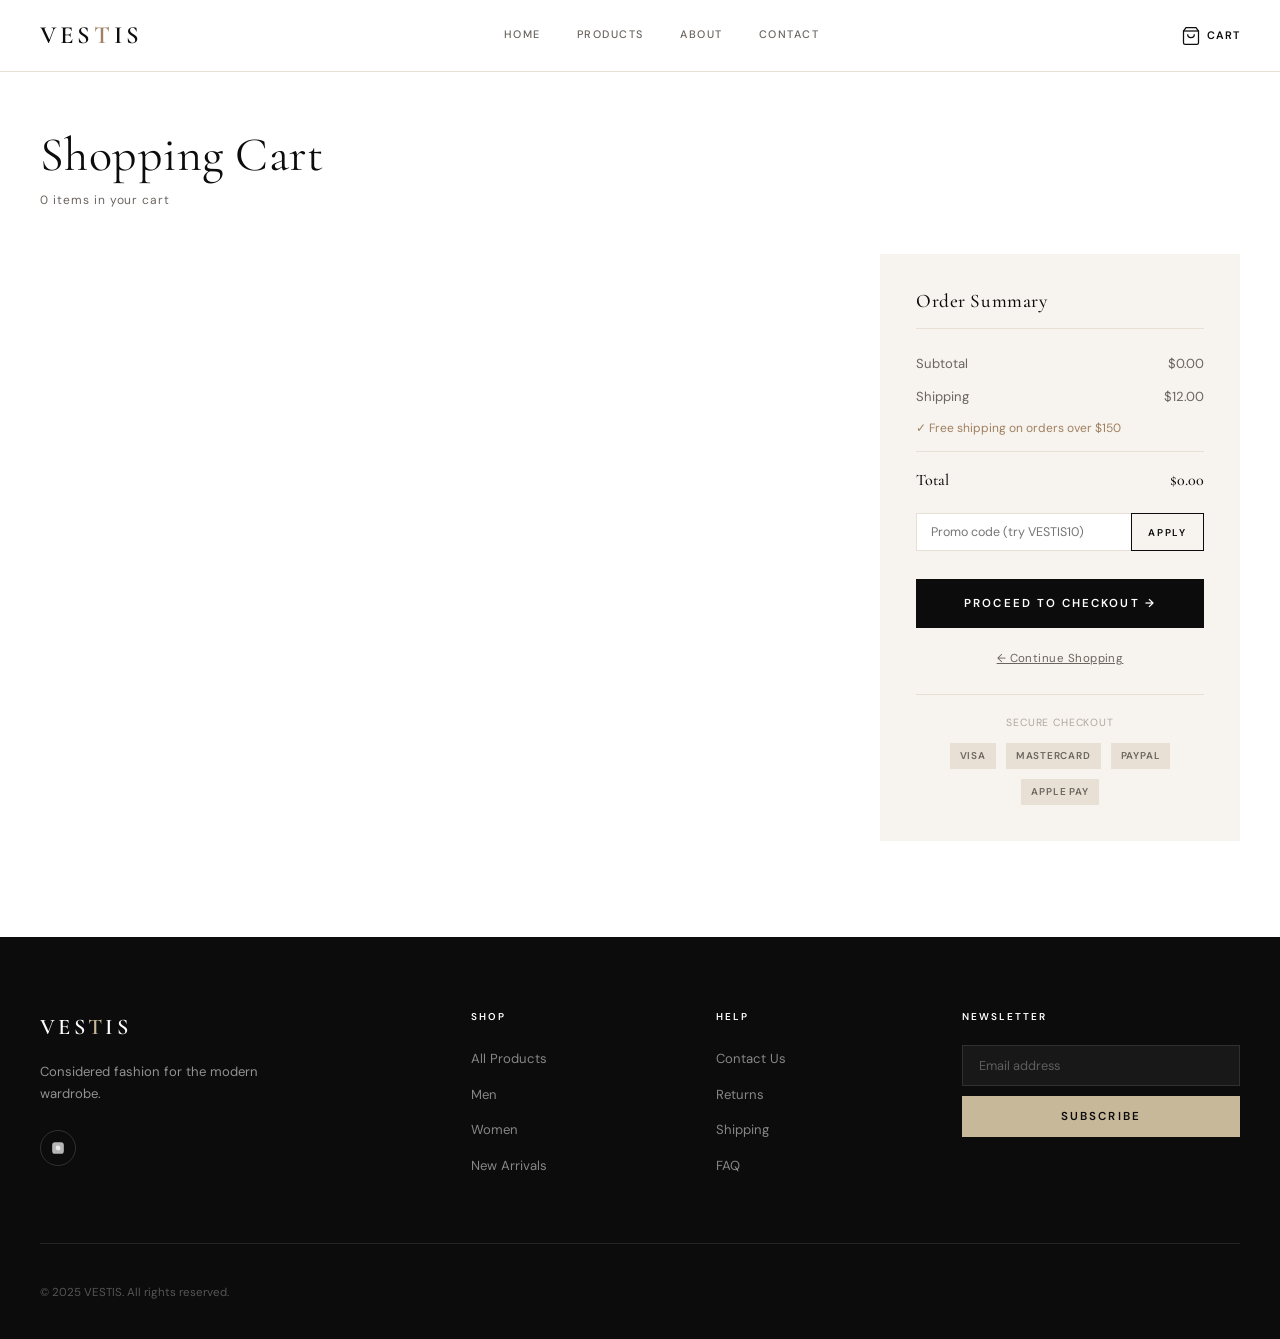
<file: cart.html>
<!DOCTYPE html>
<html lang="en">
<head>
  <meta charset="UTF-8">
  <meta name="viewport" content="width=device-width, initial-scale=1.0">
  <title>Cart — VESTIS</title>
  <meta name="description" content="Review your shopping cart at VESTIS.">
  <link rel="stylesheet" href="style.css">
</head>
<body data-page="cart">

  <!-- ══ NAVBAR ════════════════════════════════════════════ -->
  <header class="navbar" role="banner">
    <div class="nav-inner">
      <a href="index.html" class="nav-logo">VES<span>T</span>IS</a>
      <nav class="nav-links" aria-label="Primary navigation">
        <a href="index.html"    class="nav-link">Home</a>
        <a href="products.html" class="nav-link">Products</a>
        <a href="about.html"    class="nav-link">About</a>
        <a href="contact.html"  class="nav-link">Contact</a>
      </nav>
      <div class="nav-actions">
        <a href="cart.html" class="nav-cart" aria-label="Shopping cart">
          <svg class="cart-icon" viewBox="0 0 24 24" xmlns="http://www.w3.org/2000/svg">
            <path d="M6 2L3 6v14a2 2 0 002 2h14a2 2 0 002-2V6l-3-4z"/>
            <line x1="3" y1="6" x2="21" y2="6"/>
            <path d="M16 10a4 4 0 01-8 0"/>
          </svg>
          <span>Cart</span>
          <span class="cart-badge" style="display:none">0</span>
        </a>
        <button class="menu-toggle" id="menuToggle" aria-label="Toggle menu" aria-expanded="false">
          <span></span><span></span><span></span>
        </button>
      </div>
    </div>
    <nav class="mobile-nav" id="mobileNav" aria-label="Mobile navigation">
      <a href="index.html"    class="nav-link">Home</a>
      <a href="products.html" class="nav-link">Products</a>
      <a href="about.html"    class="nav-link">About</a>
      <a href="contact.html"  class="nav-link">Contact</a>
      <a href="cart.html"     class="nav-link">Cart</a>
    </nav>
  </header>

  <main>
    <div class="cart-page">
      <div class="container">

        <h1 class="fade-in">Shopping Cart</h1>
        <p class="cart-count-label" id="cartCountLabel">0 items in your cart</p>

        <div class="cart-layout">
          <!-- Cart Items Column -->
          <div id="cartContainer">
            <!-- Populated by JavaScript -->
          </div>

          <!-- Order Summary -->
          <aside class="order-summary" aria-label="Order summary">
            <h2 class="summary-title">Order Summary</h2>

            <div class="summary-line">
              <span>Subtotal</span>
              <span id="summarySubtotal">$0.00</span>
            </div>
            <div class="summary-line">
              <span>Shipping</span>
              <span id="summaryShipping">$12.00</span>
            </div>
            <div class="summary-line" style="color:var(--gold);font-size:0.75rem;">
              <span>✓ Free shipping on orders over $150</span>
            </div>
            <div class="summary-line total">
              <span>Total</span>
              <span id="summaryTotal">$0.00</span>
            </div>

            <!-- Promo Code -->
            <div class="promo-row">
              <input type="text" id="promoInput" placeholder="Promo code (try VESTIS10)" aria-label="Promo code">
              <button class="btn btn-outline" id="promoBtn" style="padding:10px 16px;font-size:0.62rem">Apply</button>
            </div>

            <button class="btn btn-primary checkout-btn" id="checkoutBtn">
              Proceed to Checkout →
            </button>

            <div style="margin-top:16px;text-align:center">
              <a href="products.html" style="font-size:0.72rem;color:var(--mid);text-decoration:underline;letter-spacing:0.04em">
                ← Continue Shopping
              </a>
            </div>

            <!-- Trust badges -->
            <div style="margin-top:24px;padding-top:20px;border-top:1px solid var(--beige)">
              <p style="font-size:0.65rem;color:var(--light);text-align:center;letter-spacing:0.08em;text-transform:uppercase;margin-bottom:12px">Secure Checkout</p>
              <div style="display:flex;justify-content:center;gap:10px;flex-wrap:wrap">
                <span style="background:var(--beige);padding:5px 10px;font-size:0.62rem;font-weight:600;letter-spacing:0.08em;color:var(--mid)">VISA</span>
                <span style="background:var(--beige);padding:5px 10px;font-size:0.62rem;font-weight:600;letter-spacing:0.08em;color:var(--mid)">MASTERCARD</span>
                <span style="background:var(--beige);padding:5px 10px;font-size:0.62rem;font-weight:600;letter-spacing:0.08em;color:var(--mid)">PAYPAL</span>
                <span style="background:var(--beige);padding:5px 10px;font-size:0.62rem;font-weight:600;letter-spacing:0.08em;color:var(--mid)">APPLE PAY</span>
              </div>
            </div>
          </aside>
        </div><!-- /.cart-layout -->

      </div>
    </div>
  </main>

  <!-- ══ FOOTER ════════════════════════════════════════════ -->
  <footer class="footer" role="contentinfo">
    <div class="container">
      <div class="footer-grid">
        <div class="footer-brand">
          <span class="footer-logo">VES<span>T</span>IS</span>
          <p>Considered fashion for the modern wardrobe.</p>
          <div class="footer-social">
            <a href="#" class="social-link" aria-label="Instagram">
              <svg viewBox="0 0 24 24"><rect x="2" y="2" width="20" height="20" rx="5" ry="5"/><path d="M16 11.37A4 4 0 1112.63 8 4 4 0 0116 11.37z"/><line x1="17.5" y1="6.5" x2="17.51" y2="6.5"/></svg>
            </a>
          </div>
        </div>
        <div>
          <p class="footer-heading">Shop</p>
          <ul class="footer-links">
            <li><a href="products.html">All Products</a></li>
            <li><a href="products.html?filter=men">Men</a></li>
            <li><a href="products.html?filter=women">Women</a></li>
            <li><a href="products.html?filter=new">New Arrivals</a></li>
          </ul>
        </div>
        <div>
          <p class="footer-heading">Help</p>
          <ul class="footer-links">
            <li><a href="contact.html">Contact Us</a></li>
            <li><a href="#">Returns</a></li>
            <li><a href="#">Shipping</a></li>
            <li><a href="#">FAQ</a></li>
          </ul>
        </div>
        <div>
          <p class="footer-heading">Newsletter</p>
          <form class="footer-newsletter" id="footerNewsletter">
            <input type="email" placeholder="Email address" aria-label="Email for newsletter">
            <button type="submit" class="btn">Subscribe</button>
          </form>
        </div>
      </div>
      <div class="footer-bottom">
        <p>© 2025 VESTIS. All rights reserved.</p>
      </div>
    </div>
  </footer>

  <script src="script.js"></script>
</body>
</html>
</file>
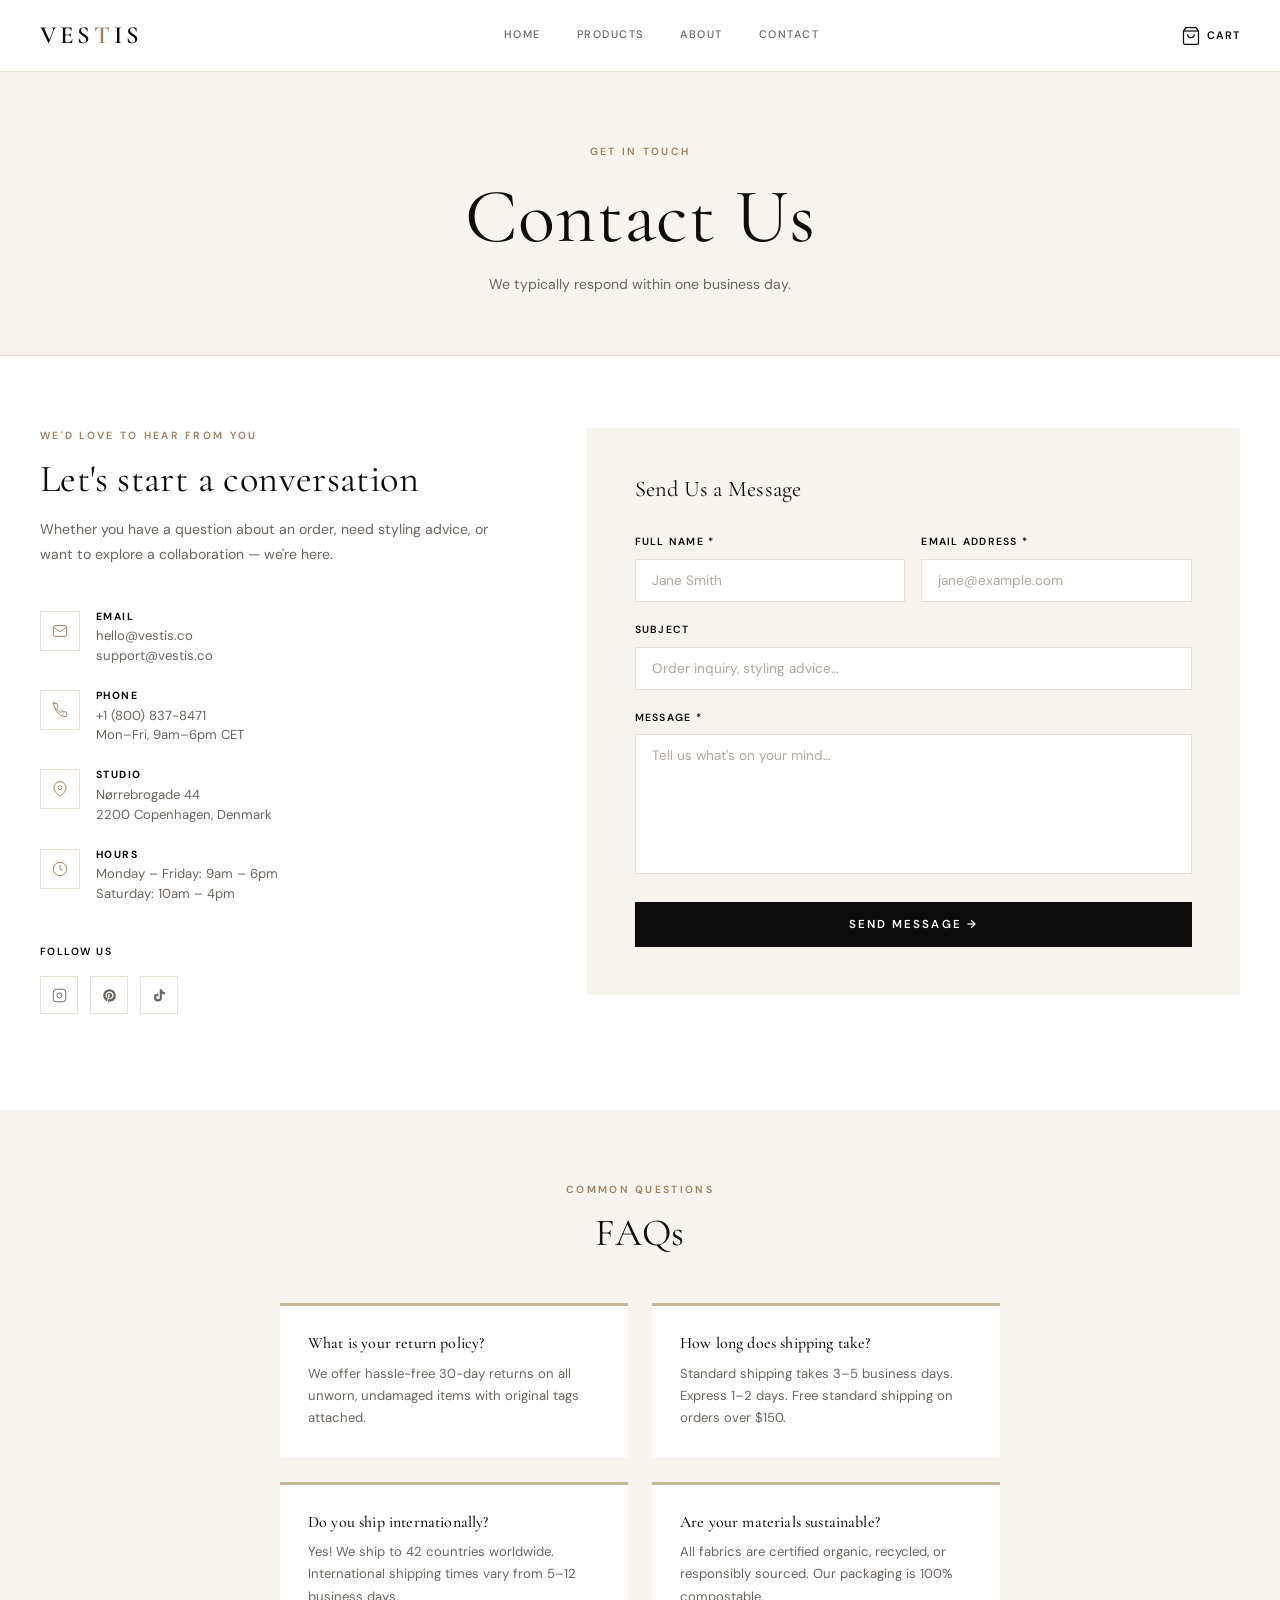
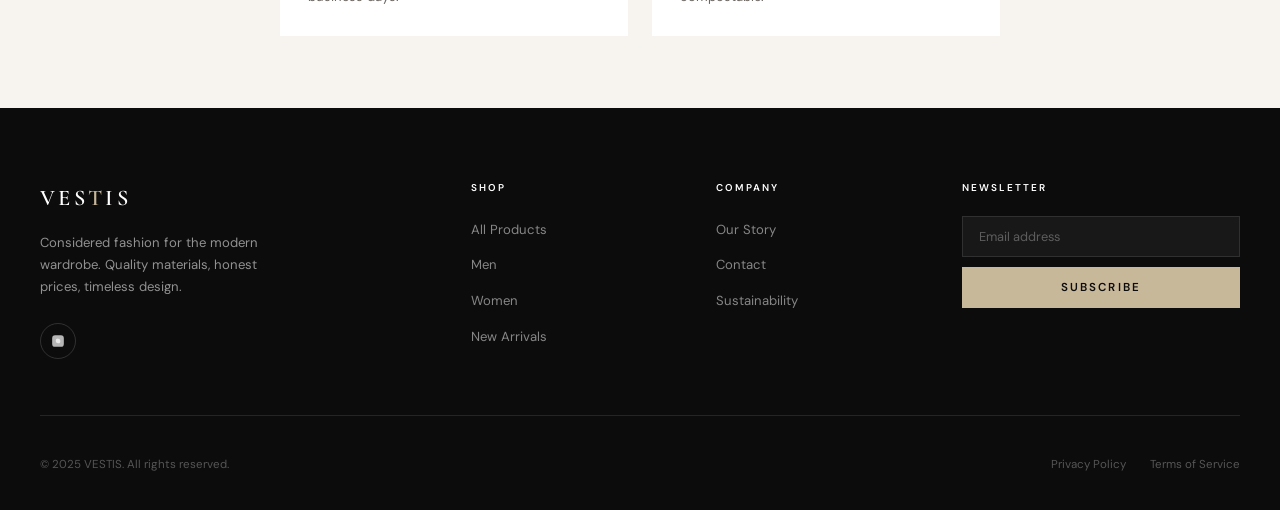
<file: contact.html>
<!DOCTYPE html>
<html lang="en">
<head>
  <meta charset="UTF-8">
  <meta name="viewport" content="width=device-width, initial-scale=1.0">
  <title>Contact — VESTIS</title>
  <meta name="description" content="Get in touch with the VESTIS team. We're here to help.">
  <link rel="stylesheet" href="style.css">
</head>
<body data-page="contact">

  <!-- ══ NAVBAR ════════════════════════════════════════════ -->
  <header class="navbar" role="banner">
    <div class="nav-inner">
      <a href="index.html" class="nav-logo">VES<span>T</span>IS</a>
      <nav class="nav-links" aria-label="Primary navigation">
        <a href="index.html"    class="nav-link">Home</a>
        <a href="products.html" class="nav-link">Products</a>
        <a href="about.html"    class="nav-link">About</a>
        <a href="contact.html"  class="nav-link">Contact</a>
      </nav>
      <div class="nav-actions">
        <a href="cart.html" class="nav-cart" aria-label="Shopping cart">
          <svg class="cart-icon" viewBox="0 0 24 24" xmlns="http://www.w3.org/2000/svg">
            <path d="M6 2L3 6v14a2 2 0 002 2h14a2 2 0 002-2V6l-3-4z"/>
            <line x1="3" y1="6" x2="21" y2="6"/>
            <path d="M16 10a4 4 0 01-8 0"/>
          </svg>
          <span>Cart</span>
          <span class="cart-badge" style="display:none">0</span>
        </a>
        <button class="menu-toggle" id="menuToggle" aria-label="Toggle menu" aria-expanded="false">
          <span></span><span></span><span></span>
        </button>
      </div>
    </div>
    <nav class="mobile-nav" id="mobileNav" aria-label="Mobile navigation">
      <a href="index.html"    class="nav-link">Home</a>
      <a href="products.html" class="nav-link">Products</a>
      <a href="about.html"    class="nav-link">About</a>
      <a href="contact.html"  class="nav-link">Contact</a>
      <a href="cart.html"     class="nav-link">Cart</a>
    </nav>
  </header>

  <main>

    <!-- Page Banner -->
    <div class="page-banner">
      <div class="container">
        <span class="section-label" style="display:flex;justify-content:center">Get in Touch</span>
        <h1>Contact Us</h1>
        <p>We typically respond within one business day.</p>
      </div>
    </div>

    <!-- Contact Page Body -->
    <div class="contact-page">
      <div class="container">
        <div class="contact-grid">

          <!-- Contact Information -->
          <div class="contact-info fade-in">
            <span class="section-label">We'd love to hear from you</span>
            <h2>Let's start a conversation</h2>
            <p>Whether you have a question about an order, need styling advice, or want to explore a collaboration — we're here.</p>

            <div class="contact-details">
              <div class="contact-detail">
                <div class="detail-icon">
                  <svg viewBox="0 0 24 24" xmlns="http://www.w3.org/2000/svg">
                    <path d="M4 4h16c1.1 0 2 .9 2 2v12c0 1.1-.9 2-2 2H4c-1.1 0-2-.9-2-2V6c0-1.1.9-2 2-2z"/>
                    <polyline points="22,6 12,13 2,6"/>
                  </svg>
                </div>
                <div class="detail-text">
                  <h4>Email</h4>
                  <p>hello@vestis.co<br>support@vestis.co</p>
                </div>
              </div>

              <div class="contact-detail">
                <div class="detail-icon">
                  <svg viewBox="0 0 24 24" xmlns="http://www.w3.org/2000/svg">
                    <path d="M22 16.92v3a2 2 0 01-2.18 2 19.79 19.79 0 01-8.63-3.07A19.5 19.5 0 013.86 6.81a19.79 19.79 0 01-3.07-8.67A2 2 0 012.81 2h3a2 2 0 012 1.72 12.84 12.84 0 00.7 2.81 2 2 0 01-.45 2.11L6.91 9.91a16 16 0 006 6l1.27-1.27a2 2 0 012.11-.45 12.84 12.84 0 002.81.7A2 2 0 0122 16.92z"/>
                  </svg>
                </div>
                <div class="detail-text">
                  <h4>Phone</h4>
                  <p>+1 (800) 837-8471<br>Mon–Fri, 9am–6pm CET</p>
                </div>
              </div>

              <div class="contact-detail">
                <div class="detail-icon">
                  <svg viewBox="0 0 24 24" xmlns="http://www.w3.org/2000/svg">
                    <path d="M21 10c0 7-9 13-9 13s-9-6-9-13a9 9 0 0118 0z"/>
                    <circle cx="12" cy="10" r="3"/>
                  </svg>
                </div>
                <div class="detail-text">
                  <h4>Studio</h4>
                  <p>Nørrebrogade 44<br>2200 Copenhagen, Denmark</p>
                </div>
              </div>

              <div class="contact-detail">
                <div class="detail-icon">
                  <svg viewBox="0 0 24 24" xmlns="http://www.w3.org/2000/svg">
                    <circle cx="12" cy="12" r="10"/>
                    <polyline points="12 6 12 12 16 14"/>
                  </svg>
                </div>
                <div class="detail-text">
                  <h4>Hours</h4>
                  <p>Monday – Friday: 9am – 6pm<br>Saturday: 10am – 4pm</p>
                </div>
              </div>
            </div>

            <!-- Social links -->
            <div style="margin-top:40px">
              <p style="font-size:0.65rem;font-weight:600;letter-spacing:0.14em;text-transform:uppercase;color:var(--black);margin-bottom:16px">Follow Us</p>
              <div style="display:flex;gap:12px">
                <a href="#" style="width:38px;height:38px;border:1.5px solid var(--beige);display:flex;align-items:center;justify-content:center;transition:all 0.3s;color:var(--mid)" aria-label="Instagram">
                  <svg viewBox="0 0 24 24" width="15" height="15" fill="none" stroke="currentColor" stroke-width="1.5"><rect x="2" y="2" width="20" height="20" rx="5" ry="5"/><path d="M16 11.37A4 4 0 1112.63 8 4 4 0 0116 11.37z"/></svg>
                </a>
                <a href="#" style="width:38px;height:38px;border:1.5px solid var(--beige);display:flex;align-items:center;justify-content:center;transition:all 0.3s;color:var(--mid)" aria-label="Pinterest">
                  <svg viewBox="0 0 24 24" width="15" height="15" fill="currentColor"><path d="M12 2C6.477 2 2 6.477 2 12c0 4.236 2.636 7.855 6.356 9.312-.088-.791-.167-2.005.035-2.868.181-.78 1.172-4.97 1.172-4.97s-.299-.598-.299-1.482c0-1.388.806-2.428 1.808-2.428.852 0 1.265.64 1.265 1.408 0 .858-.546 2.14-.828 3.33-.236.995.499 1.806 1.476 1.806 1.772 0 3.137-1.868 3.137-4.564 0-2.387-1.717-4.055-4.165-4.055-2.837 0-4.5 2.127-4.5 4.326 0 .856.33 1.773.741 2.274a.3.3 0 01.07.286c-.076.315-.245.995-.278 1.134-.044.183-.145.222-.335.134-1.249-.581-2.03-2.407-2.03-3.874 0-3.154 2.292-6.052 6.608-6.052 3.469 0 6.165 2.473 6.165 5.776 0 3.447-2.173 6.22-5.19 6.22-1.013 0-1.966-.527-2.292-1.148l-.623 2.378c-.226.869-.835 1.958-1.244 2.621.937.29 1.931.446 2.962.446 5.523 0 10-4.477 10-10S17.523 2 12 2z"/></svg>
                </a>
                <a href="#" style="width:38px;height:38px;border:1.5px solid var(--beige);display:flex;align-items:center;justify-content:center;transition:all 0.3s;color:var(--mid)" aria-label="TikTok">
                  <svg viewBox="0 0 24 24" width="15" height="15" fill="currentColor"><path d="M19.59 6.69a4.83 4.83 0 01-3.77-4.25V2h-3.45v13.67a2.89 2.89 0 01-2.88 2.5 2.89 2.89 0 01-2.89-2.89 2.89 2.89 0 012.89-2.89c.28 0 .54.04.79.1V9.01a6.27 6.27 0 00-.79-.05 6.34 6.34 0 00-6.34 6.34 6.34 6.34 0 006.34 6.34 6.34 6.34 0 006.33-6.34V8.69a8.19 8.19 0 004.79 1.52V6.74a4.85 4.85 0 01-1.02-.05z"/></svg>
                </a>
              </div>
            </div>
          </div>

          <!-- Contact Form -->
          <div class="contact-form-card fade-in" style="animation-delay:0.15s">
            <h3>Send Us a Message</h3>

            <form id="contactForm" novalidate>
              <div class="form-row">
                <div class="form-group">
                  <label for="contactName">Full Name *</label>
                  <input type="text" id="contactName" name="name" placeholder="Jane Smith" required autocomplete="name">
                  <span class="field-error" aria-live="polite"></span>
                </div>
                <div class="form-group">
                  <label for="contactEmail">Email Address *</label>
                  <input type="email" id="contactEmail" name="email" placeholder="jane@example.com" required autocomplete="email">
                  <span class="field-error" aria-live="polite"></span>
                </div>
              </div>

              <div class="form-group">
                <label for="contactSubject">Subject</label>
                <input type="text" id="contactSubject" name="subject" placeholder="Order inquiry, styling advice…">
              </div>

              <div class="form-group">
                <label for="contactMessage">Message *</label>
                <textarea id="contactMessage" name="message" placeholder="Tell us what's on your mind…" required></textarea>
                <span class="field-error" aria-live="polite"></span>
              </div>

              <button type="submit" class="btn btn-primary form-submit-btn">
                Send Message →
              </button>
            </form>

            <!-- Success State -->
            <div class="form-success-msg" id="formSuccess">
              <div style="width:56px;height:56px;background:var(--cream);border-radius:50%;display:flex;align-items:center;justify-content:center;margin:0 auto 20px">
                <svg viewBox="0 0 24 24" width="24" height="24" fill="none" stroke="var(--gold)" stroke-width="2"><polyline points="20 6 9 17 4 12"/></svg>
              </div>
              <h4>Message Received!</h4>
              <p>Thank you for reaching out. We'll get back to you within one business day.</p>
              <a href="products.html" class="btn btn-outline" style="margin-top:24px;display:inline-flex">
                Continue Shopping
              </a>
            </div>
          </div>

        </div>
      </div>
    </div>

    <!-- FAQs -->
    <section style="padding:72px 0;background:var(--cream)">
      <div class="container">
        <div style="text-align:center;margin-bottom:48px">
          <span class="section-label" style="display:block;text-align:center">Common Questions</span>
          <h2>FAQs</h2>
        </div>

        <div style="max-width:720px;margin:0 auto;display:grid;grid-template-columns:1fr 1fr;gap:24px">
          <div style="background:var(--white);padding:28px;border-top:3px solid var(--tan)">
            <h4 style="font-family:var(--font-display);font-size:1rem;font-weight:500;margin-bottom:10px">What is your return policy?</h4>
            <p style="font-size:0.82rem;color:var(--mid);line-height:1.7">We offer hassle-free 30-day returns on all unworn, undamaged items with original tags attached.</p>
          </div>
          <div style="background:var(--white);padding:28px;border-top:3px solid var(--tan)">
            <h4 style="font-family:var(--font-display);font-size:1rem;font-weight:500;margin-bottom:10px">How long does shipping take?</h4>
            <p style="font-size:0.82rem;color:var(--mid);line-height:1.7">Standard shipping takes 3–5 business days. Express 1–2 days. Free standard shipping on orders over $150.</p>
          </div>
          <div style="background:var(--white);padding:28px;border-top:3px solid var(--tan)">
            <h4 style="font-family:var(--font-display);font-size:1rem;font-weight:500;margin-bottom:10px">Do you ship internationally?</h4>
            <p style="font-size:0.82rem;color:var(--mid);line-height:1.7">Yes! We ship to 42 countries worldwide. International shipping times vary from 5–12 business days.</p>
          </div>
          <div style="background:var(--white);padding:28px;border-top:3px solid var(--tan)">
            <h4 style="font-family:var(--font-display);font-size:1rem;font-weight:500;margin-bottom:10px">Are your materials sustainable?</h4>
            <p style="font-size:0.82rem;color:var(--mid);line-height:1.7">All fabrics are certified organic, recycled, or responsibly sourced. Our packaging is 100% compostable.</p>
          </div>
        </div>
      </div>
    </section>

  </main>

  <!-- ══ FOOTER ════════════════════════════════════════════ -->
  <footer class="footer" role="contentinfo">
    <div class="container">
      <div class="footer-grid">
        <div class="footer-brand">
          <span class="footer-logo">VES<span>T</span>IS</span>
          <p>Considered fashion for the modern wardrobe. Quality materials, honest prices, timeless design.</p>
          <div class="footer-social">
            <a href="#" class="social-link" aria-label="Instagram">
              <svg viewBox="0 0 24 24"><rect x="2" y="2" width="20" height="20" rx="5" ry="5"/><path d="M16 11.37A4 4 0 1112.63 8 4 4 0 0116 11.37z"/><line x1="17.5" y1="6.5" x2="17.51" y2="6.5"/></svg>
            </a>
          </div>
        </div>
        <div>
          <p class="footer-heading">Shop</p>
          <ul class="footer-links">
            <li><a href="products.html">All Products</a></li>
            <li><a href="products.html?filter=men">Men</a></li>
            <li><a href="products.html?filter=women">Women</a></li>
            <li><a href="products.html?filter=new">New Arrivals</a></li>
          </ul>
        </div>
        <div>
          <p class="footer-heading">Company</p>
          <ul class="footer-links">
            <li><a href="about.html">Our Story</a></li>
            <li><a href="contact.html">Contact</a></li>
            <li><a href="#">Sustainability</a></li>
          </ul>
        </div>
        <div>
          <p class="footer-heading">Newsletter</p>
          <form class="footer-newsletter" id="footerNewsletter">
            <input type="email" placeholder="Email address" aria-label="Email for newsletter">
            <button type="submit" class="btn">Subscribe</button>
          </form>
        </div>
      </div>
      <div class="footer-bottom">
        <p>© 2025 VESTIS. All rights reserved.</p>
        <div style="display:flex;gap:24px">
          <a href="#">Privacy Policy</a>
          <a href="#">Terms of Service</a>
        </div>
      </div>
    </div>
  </footer>

  <script src="script.js"></script>
</body>
</html>
</file>
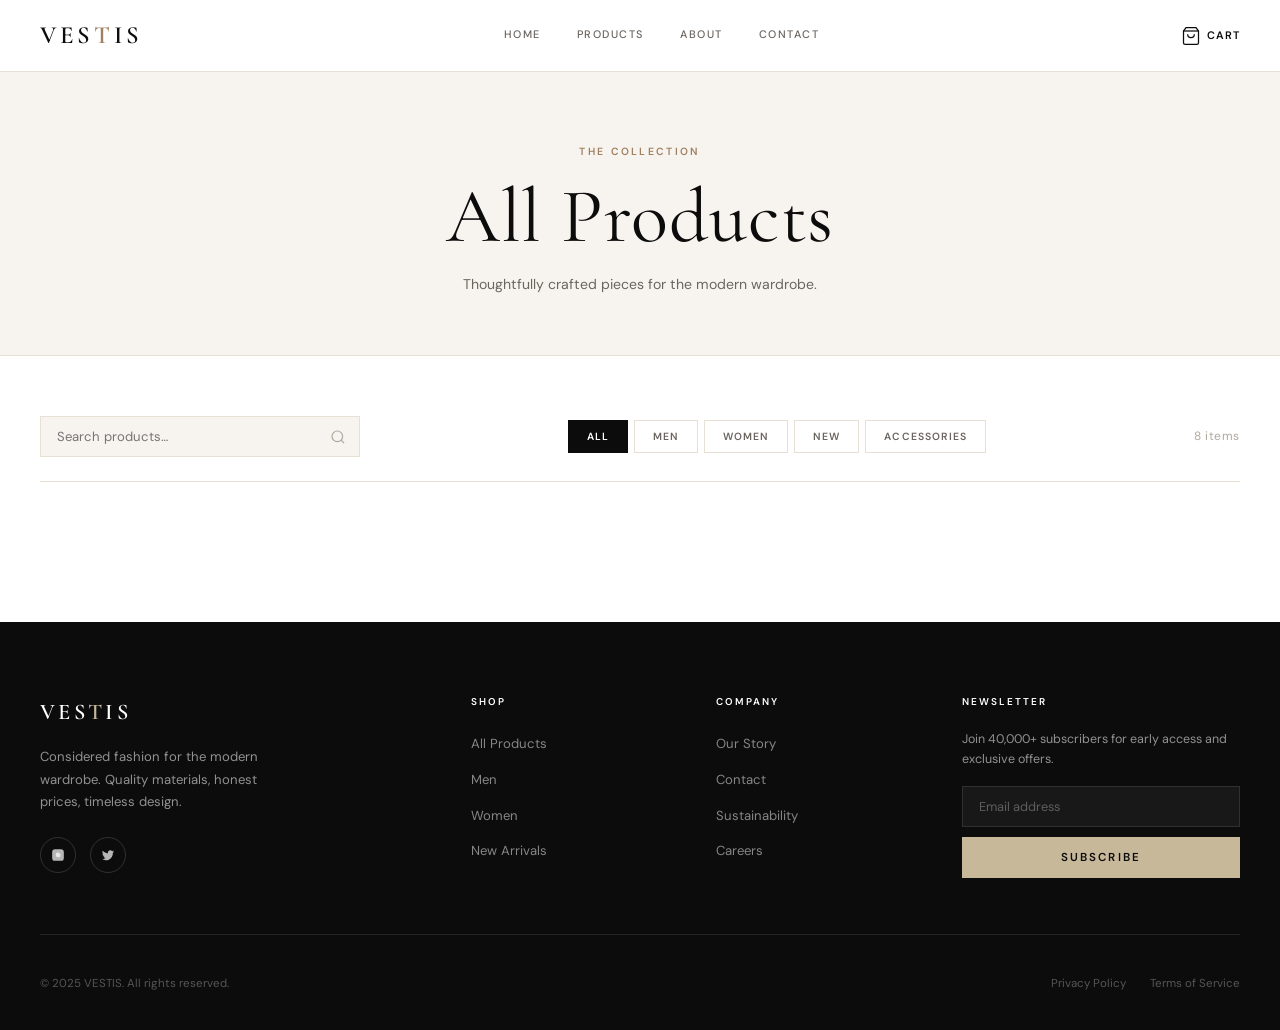
<file: products.html>
<!DOCTYPE html>
<html lang="en">
<head>
  <meta charset="UTF-8">
  <meta name="viewport" content="width=device-width, initial-scale=1.0">
  <title>Products — VESTIS</title>
  <meta name="description" content="Browse the full VESTIS collection. Premium fashion for every occasion.">
  <link rel="stylesheet" href="style.css">
</head>
<body data-page="products">

  <!-- ══ NAVBAR ════════════════════════════════════════════ -->
  <header class="navbar" role="banner">
    <div class="nav-inner">
      <a href="index.html" class="nav-logo">VES<span>T</span>IS</a>
      <nav class="nav-links" aria-label="Primary navigation">
        <a href="index.html"    class="nav-link">Home</a>
        <a href="products.html" class="nav-link">Products</a>
        <a href="about.html"    class="nav-link">About</a>
        <a href="contact.html"  class="nav-link">Contact</a>
      </nav>
      <div class="nav-actions">
        <a href="cart.html" class="nav-cart" aria-label="Shopping cart">
          <svg class="cart-icon" viewBox="0 0 24 24" xmlns="http://www.w3.org/2000/svg">
            <path d="M6 2L3 6v14a2 2 0 002 2h14a2 2 0 002-2V6l-3-4z"/>
            <line x1="3" y1="6" x2="21" y2="6"/>
            <path d="M16 10a4 4 0 01-8 0"/>
          </svg>
          <span>Cart</span>
          <span class="cart-badge" style="display:none">0</span>
        </a>
        <button class="menu-toggle" id="menuToggle" aria-label="Toggle menu" aria-expanded="false">
          <span></span><span></span><span></span>
        </button>
      </div>
    </div>
    <nav class="mobile-nav" id="mobileNav" aria-label="Mobile navigation">
      <a href="index.html"    class="nav-link">Home</a>
      <a href="products.html" class="nav-link">Products</a>
      <a href="about.html"    class="nav-link">About</a>
      <a href="contact.html"  class="nav-link">Contact</a>
      <a href="cart.html"     class="nav-link">Cart</a>
    </nav>
  </header>

  <main>
    <!-- ══ PAGE BANNER ═══════════════════════════════════════ -->
    <div class="page-banner">
      <div class="container">
        <span class="section-label" style="justify-content:center;display:flex">The Collection</span>
        <h1>All Products</h1>
        <p>Thoughtfully crafted pieces for the modern wardrobe.</p>
      </div>
    </div>

    <!-- ══ PRODUCTS LAYOUT ════════════════════════════════════ -->
    <section class="products-layout">
      <div class="container">

        <!-- Toolbar: Search + Filters -->
        <div class="products-toolbar">
          <div class="search-bar">
            <input type="search" id="searchInput" placeholder="Search products…" aria-label="Search products">
            <svg class="search-icon" viewBox="0 0 24 24" xmlns="http://www.w3.org/2000/svg">
              <circle cx="11" cy="11" r="8"/>
              <line x1="21" y1="21" x2="16.65" y2="16.65"/>
            </svg>
          </div>

          <div class="filter-tabs" role="group" aria-label="Product filters">
            <button class="filter-tab active" data-filter="all">All</button>
            <button class="filter-tab" data-filter="men">Men</button>
            <button class="filter-tab" data-filter="women">Women</button>
            <button class="filter-tab" data-filter="new">New</button>
            <button class="filter-tab" data-filter="accessories">Accessories</button>
          </div>

          <p class="results-count" id="resultsCount" aria-live="polite">8 items</p>
        </div>

        <!-- Products Grid -->
        <div class="products-grid" id="productsGrid" role="list" aria-label="Products">
          <!-- Populated by JavaScript -->
        </div>

      </div>
    </section>
  </main>

  <!-- ══ FOOTER ════════════════════════════════════════════ -->
  <footer class="footer" role="contentinfo">
    <div class="container">
      <div class="footer-grid">
        <div class="footer-brand">
          <span class="footer-logo">VES<span>T</span>IS</span>
          <p>Considered fashion for the modern wardrobe. Quality materials, honest prices, timeless design.</p>
          <div class="footer-social">
            <a href="#" class="social-link" aria-label="Instagram">
              <svg viewBox="0 0 24 24"><rect x="2" y="2" width="20" height="20" rx="5" ry="5"/><path d="M16 11.37A4 4 0 1112.63 8 4 4 0 0116 11.37z"/><line x1="17.5" y1="6.5" x2="17.51" y2="6.5"/></svg>
            </a>
            <a href="#" class="social-link" aria-label="Twitter">
              <svg viewBox="0 0 24 24"><path d="M22.46 6c-.77.35-1.6.58-2.46.69.88-.53 1.56-1.37 1.88-2.38-.83.5-1.75.85-2.72 1.05C18.37 4.5 17.26 4 16 4c-2.35 0-4.27 1.92-4.27 4.29 0 .34.04.67.11.98C8.28 9.09 5.11 7.38 3 4.79c-.37.63-.58 1.37-.58 2.15 0 1.49.75 2.81 1.91 3.56-.71 0-1.37-.2-1.95-.5v.03c0 2.08 1.48 3.82 3.44 4.21a4.22 4.22 0 01-1.93.07 4.28 4.28 0 004 2.98 8.521 8.521 0 01-5.33 1.84c-.34 0-.68-.02-1.02-.06C3.44 20.29 5.7 21 8.12 21 16 21 20.33 14.46 20.33 8.79c0-.19 0-.37-.01-.56.84-.6 1.56-1.36 2.14-2.23z"/></svg>
            </a>
          </div>
        </div>
        <div>
          <p class="footer-heading">Shop</p>
          <ul class="footer-links">
            <li><a href="products.html">All Products</a></li>
            <li><a href="products.html?filter=men">Men</a></li>
            <li><a href="products.html?filter=women">Women</a></li>
            <li><a href="products.html?filter=new">New Arrivals</a></li>
          </ul>
        </div>
        <div>
          <p class="footer-heading">Company</p>
          <ul class="footer-links">
            <li><a href="about.html">Our Story</a></li>
            <li><a href="contact.html">Contact</a></li>
            <li><a href="#">Sustainability</a></li>
            <li><a href="#">Careers</a></li>
          </ul>
        </div>
        <div>
          <p class="footer-heading">Newsletter</p>
          <p style="font-size:0.78rem;margin-bottom:16px;line-height:1.6">
            Join 40,000+ subscribers for early access and exclusive offers.
          </p>
          <form class="footer-newsletter" id="footerNewsletter">
            <input type="email" placeholder="Email address" aria-label="Email for newsletter">
            <button type="submit" class="btn">Subscribe</button>
          </form>
        </div>
      </div>
      <div class="footer-bottom">
        <p>© 2025 VESTIS. All rights reserved.</p>
        <div style="display:flex;gap:24px">
          <a href="#">Privacy Policy</a>
          <a href="#">Terms of Service</a>
        </div>
      </div>
    </div>
  </footer>

  <script src="script.js"></script>
  <script>
    // Handle URL filter params (from category links)
    document.addEventListener('DOMContentLoaded', () => {
      const params = new URLSearchParams(window.location.search);
      const filter = params.get('filter');
      if (filter) {
        const tab = document.querySelector(`.filter-tab[data-filter="${filter}"]`);
        if (tab) {
          document.querySelectorAll('.filter-tab').forEach(t => t.classList.remove('active'));
          tab.classList.add('active');
          tab.click();
        }
      }
    });
  </script>
</body>
</html>
</file>
<file: style.css>
/* ============================================================
   VESTIS — Premium Fashion E-Commerce
   style.css — Global Stylesheet
   ============================================================ */

@import url('https://fonts.googleapis.com/css2?family=Cormorant+Garamond:ital,wght@0,300;0,400;0,500;0,600;1,300;1,400&family=DM+Sans:wght@300;400;500;600&display=swap');

/* ── CSS Variables ─────────────────────────────────────────── */
:root {
  --black:   #0c0c0c;
  --white:   #ffffff;
  --cream:   #f7f3ee;
  --beige:   #e8e0d4;
  --tan:     #c8b89a;
  --gold:    #a08060;
  --mid:     #6b6560;
  --light:   #b0a89e;
  --error:   #c0392b;
  --success: #27ae60;

  --font-display: 'Cormorant Garamond', Georgia, serif;
  --font-body:    'DM Sans', sans-serif;

  --radius: 2px;
  --transition: 0.3s cubic-bezier(0.4, 0, 0.2, 1);
  --shadow: 0 8px 40px rgba(0,0,0,0.08);
  --shadow-hover: 0 16px 60px rgba(0,0,0,0.14);

  --nav-height: 72px;
  --container: 1320px;
}

/* ── Reset & Base ──────────────────────────────────────────── */
*, *::before, *::after { box-sizing: border-box; margin: 0; padding: 0; }

html { scroll-behavior: smooth; font-size: 16px; }

body {
  font-family: var(--font-body);
  background: var(--white);
  color: var(--black);
  line-height: 1.6;
  -webkit-font-smoothing: antialiased;
  overflow-x: hidden;
}

img { display: block; max-width: 100%; height: auto; }
a  { color: inherit; text-decoration: none; }
ul { list-style: none; }
button { cursor: pointer; font-family: var(--font-body); border: none; background: none; }
input, textarea, select { font-family: var(--font-body); }

/* ── Utility ───────────────────────────────────────────────── */
.container { max-width: var(--container); margin: 0 auto; padding: 0 40px; }

.visually-hidden {
  position: absolute; width: 1px; height: 1px;
  overflow: hidden; clip: rect(0,0,0,0); white-space: nowrap;
}

/* ── Typography ────────────────────────────────────────────── */
h1, h2, h3, h4 {
  font-family: var(--font-display);
  font-weight: 400;
  line-height: 1.15;
  letter-spacing: 0.01em;
}

h1 { font-size: clamp(2.8rem, 6vw, 5.5rem); }
h2 { font-size: clamp(1.8rem, 3vw, 2.8rem); }
h3 { font-size: clamp(1.2rem, 2vw, 1.6rem); }

.section-label {
  font-family: var(--font-body);
  font-size: 0.65rem;
  font-weight: 600;
  letter-spacing: 0.22em;
  text-transform: uppercase;
  color: var(--gold);
  display: block;
  margin-bottom: 12px;
}

/* ── Buttons ───────────────────────────────────────────────── */
.btn {
  display: inline-flex;
  align-items: center;
  gap: 8px;
  padding: 14px 36px;
  font-family: var(--font-body);
  font-size: 0.72rem;
  font-weight: 600;
  letter-spacing: 0.18em;
  text-transform: uppercase;
  border: 1.5px solid transparent;
  transition: var(--transition);
  cursor: pointer;
  position: relative;
  overflow: hidden;
}

.btn::after {
  content: '';
  position: absolute;
  inset: 0;
  background: rgba(255,255,255,0.1);
  transform: translateX(-100%);
  transition: transform 0.4s ease;
}
.btn:hover::after { transform: translateX(0); }

.btn-primary {
  background: var(--black);
  color: var(--white);
  border-color: var(--black);
}
.btn-primary:hover {
  background: var(--gold);
  border-color: var(--gold);
  transform: translateY(-1px);
  box-shadow: 0 8px 24px rgba(160,128,96,0.3);
}

.btn-outline {
  background: transparent;
  color: var(--black);
  border-color: var(--black);
}
.btn-outline:hover {
  background: var(--black);
  color: var(--white);
  transform: translateY(-1px);
}

.btn-ghost {
  background: transparent;
  color: var(--white);
  border-color: var(--white);
}
.btn-ghost:hover {
  background: var(--white);
  color: var(--black);
}

/* ── Fade-in Animation ─────────────────────────────────────── */
@keyframes fadeUp {
  from { opacity: 0; transform: translateY(28px); }
  to   { opacity: 1; transform: translateY(0); }
}

@keyframes fadeIn {
  from { opacity: 0; }
  to   { opacity: 1; }
}

@keyframes slideDown {
  from { opacity: 0; transform: translateY(-12px); }
  to   { opacity: 1; transform: translateY(0); }
}

.fade-up { animation: fadeUp 0.7s ease both; }
.fade-in { animation: fadeIn 0.6s ease both; }

/* ============================================================
   NAVIGATION
   ============================================================ */
.navbar {
  position: sticky;
  top: 0;
  z-index: 1000;
  height: var(--nav-height);
  background: rgba(255,255,255,0.96);
  backdrop-filter: blur(12px);
  -webkit-backdrop-filter: blur(12px);
  border-bottom: 1px solid var(--beige);
  transition: box-shadow var(--transition);
}
.navbar.scrolled { box-shadow: 0 2px 24px rgba(0,0,0,0.06); }

.nav-inner {
  max-width: var(--container);
  margin: 0 auto;
  padding: 0 40px;
  height: 100%;
  display: flex;
  align-items: center;
  justify-content: space-between;
  gap: 24px;
}

.nav-logo {
  font-family: var(--font-display);
  font-size: 1.55rem;
  font-weight: 600;
  letter-spacing: 0.15em;
  color: var(--black);
  text-transform: uppercase;
}
.nav-logo span { color: var(--gold); }

.nav-links {
  display: flex;
  align-items: center;
  gap: 36px;
}

.nav-link {
  font-size: 0.68rem;
  font-weight: 500;
  letter-spacing: 0.14em;
  text-transform: uppercase;
  color: var(--mid);
  position: relative;
  padding-bottom: 2px;
  transition: color var(--transition);
}
.nav-link::after {
  content: '';
  position: absolute;
  bottom: -2px; left: 0;
  width: 0; height: 1px;
  background: var(--gold);
  transition: width var(--transition);
}
.nav-link:hover, .nav-link.active { color: var(--black); }
.nav-link:hover::after, .nav-link.active::after { width: 100%; }

.nav-actions {
  display: flex;
  align-items: center;
  gap: 20px;
}

.nav-cart {
  position: relative;
  display: flex;
  align-items: center;
  gap: 6px;
  font-size: 0.68rem;
  font-weight: 600;
  letter-spacing: 0.1em;
  text-transform: uppercase;
  color: var(--black);
  transition: color var(--transition);
}
.nav-cart:hover { color: var(--gold); }

.cart-icon {
  width: 20px; height: 20px;
  stroke: currentColor; fill: none;
  stroke-width: 1.5;
}

.cart-badge {
  position: absolute;
  top: -8px; right: -8px;
  background: var(--gold);
  color: var(--white);
  font-size: 0.6rem;
  font-weight: 700;
  width: 17px; height: 17px;
  border-radius: 50%;
  display: flex;
  align-items: center;
  justify-content: center;
  line-height: 1;
  transition: transform 0.2s ease;
}
.cart-badge.bump { animation: bump 0.3s ease; }
@keyframes bump {
  0%,100% { transform: scale(1); }
  50% { transform: scale(1.4); }
}

/* Mobile Menu Toggle */
.menu-toggle {
  display: none;
  flex-direction: column;
  gap: 5px;
  padding: 4px;
  cursor: pointer;
}
.menu-toggle span {
  display: block;
  width: 22px; height: 1.5px;
  background: var(--black);
  transition: var(--transition);
}

/* Mobile Nav */
.mobile-nav {
  display: none;
  position: fixed;
  top: var(--nav-height);
  left: 0; right: 0;
  background: var(--white);
  border-top: 1px solid var(--beige);
  padding: 28px 40px 36px;
  z-index: 999;
  animation: slideDown 0.25s ease;
  box-shadow: 0 20px 40px rgba(0,0,0,0.08);
}
.mobile-nav.open { display: block; }
.mobile-nav .nav-link {
  display: block;
  font-size: 0.8rem;
  padding: 14px 0;
  border-bottom: 1px solid var(--beige);
  color: var(--black);
}
.mobile-nav .nav-link:last-child { border-bottom: none; }

/* ============================================================
   FOOTER
   ============================================================ */
.footer {
  background: var(--black);
  color: rgba(255,255,255,0.55);
  padding: 72px 0 36px;
  margin-top: 0;
}

.footer-grid {
  display: grid;
  grid-template-columns: 2fr 1fr 1fr 1.5fr;
  gap: 60px;
  padding-bottom: 56px;
  border-bottom: 1px solid rgba(255,255,255,0.1);
  margin-bottom: 40px;
}

.footer-brand .footer-logo {
  font-family: var(--font-display);
  font-size: 1.4rem;
  font-weight: 600;
  letter-spacing: 0.15em;
  color: var(--white);
  text-transform: uppercase;
  margin-bottom: 16px;
  display: block;
}
.footer-brand .footer-logo span { color: var(--tan); }

.footer-brand p {
  font-size: 0.82rem;
  line-height: 1.7;
  max-width: 240px;
}

.footer-heading {
  font-family: var(--font-body);
  font-size: 0.62rem;
  font-weight: 600;
  letter-spacing: 0.2em;
  text-transform: uppercase;
  color: var(--white);
  margin-bottom: 20px;
}

.footer-links li { margin-bottom: 10px; }
.footer-links a {
  font-size: 0.82rem;
  color: rgba(255,255,255,0.5);
  transition: color var(--transition);
}
.footer-links a:hover { color: var(--tan); }

.footer-social {
  display: flex;
  gap: 14px;
  margin-top: 24px;
}

.social-link {
  width: 36px; height: 36px;
  border: 1px solid rgba(255,255,255,0.15);
  border-radius: 50%;
  display: flex;
  align-items: center;
  justify-content: center;
  transition: var(--transition);
}
.social-link:hover {
  background: var(--tan);
  border-color: var(--tan);
}
.social-link svg {
  width: 14px; height: 14px;
  fill: rgba(255,255,255,0.7);
  transition: fill var(--transition);
}
.social-link:hover svg { fill: var(--white); }

.footer-newsletter input {
  width: 100%;
  background: rgba(255,255,255,0.05);
  border: 1px solid rgba(255,255,255,0.1);
  padding: 11px 16px;
  color: var(--white);
  font-size: 0.8rem;
  margin-bottom: 10px;
  outline: none;
  transition: border-color var(--transition);
}
.footer-newsletter input:focus { border-color: var(--tan); }
.footer-newsletter input::placeholder { color: rgba(255,255,255,0.3); }
.footer-newsletter .btn {
  width: 100%;
  justify-content: center;
  background: var(--tan);
  border-color: var(--tan);
  color: var(--black);
  padding: 12px;
}
.footer-newsletter .btn:hover { background: var(--white); border-color: var(--white); }

.footer-bottom {
  display: flex;
  align-items: center;
  justify-content: space-between;
  font-size: 0.72rem;
  color: rgba(255,255,255,0.3);
}

/* ============================================================
   PRODUCT CARD
   ============================================================ */
.product-card {
  position: relative;
  cursor: pointer;
}

.product-card-image {
  position: relative;
  overflow: hidden;
  aspect-ratio: 3/4;
  background: var(--cream);
  margin-bottom: 16px;
}

.product-card-image img {
  width: 100%; height: 100%;
  object-fit: cover;
  transition: transform 0.6s cubic-bezier(0.4, 0, 0.2, 1);
}
.product-card:hover .product-card-image img { transform: scale(1.06); }

.product-card-overlay {
  position: absolute;
  bottom: 0; left: 0; right: 0;
  padding: 20px;
  background: linear-gradient(to top, rgba(12,12,12,0.7) 0%, transparent 100%);
  opacity: 0;
  transform: translateY(8px);
  transition: var(--transition);
  display: flex;
  gap: 8px;
  justify-content: center;
}
.product-card:hover .product-card-overlay {
  opacity: 1;
  transform: translateY(0);
}

.product-card-overlay .btn {
  padding: 10px 20px;
  font-size: 0.6rem;
  flex: 1;
  justify-content: center;
  background: rgba(255,255,255,0.92);
  color: var(--black);
  border-color: transparent;
  backdrop-filter: blur(8px);
}
.product-card-overlay .btn:hover {
  background: var(--gold);
  color: var(--white);
}

.product-badge {
  position: absolute;
  top: 14px; left: 14px;
  font-size: 0.58rem;
  font-weight: 600;
  letter-spacing: 0.12em;
  text-transform: uppercase;
  padding: 4px 10px;
  background: var(--black);
  color: var(--white);
  z-index: 1;
}
.product-badge.sale { background: var(--gold); }
.product-badge.new { background: var(--black); }

.product-card-info { padding: 0 4px; }

.product-card-name {
  font-family: var(--font-display);
  font-size: 1.05rem;
  font-weight: 400;
  color: var(--black);
  margin-bottom: 6px;
  line-height: 1.3;
  transition: color var(--transition);
}
.product-card:hover .product-card-name { color: var(--gold); }

.product-card-category {
  font-size: 0.65rem;
  font-weight: 500;
  letter-spacing: 0.1em;
  text-transform: uppercase;
  color: var(--light);
  margin-bottom: 8px;
}

.product-card-price {
  font-family: var(--font-display);
  font-size: 1rem;
  font-weight: 500;
  color: var(--black);
  display: flex;
  align-items: baseline;
  gap: 8px;
}
.price-original {
  text-decoration: line-through;
  color: var(--light);
  font-size: 0.85rem;
}
.price-sale { color: var(--gold); }

/* Products Grid */
.products-grid {
  display: grid;
  grid-template-columns: repeat(4, 1fr);
  gap: 32px 24px;
}

/* ============================================================
   HOME PAGE — Hero
   ============================================================ */
.hero {
  position: relative;
  height: calc(100vh - var(--nav-height));
  min-height: 600px;
  overflow: hidden;
  display: flex;
  align-items: center;
}

.hero-bg {
  position: absolute;
  inset: 0;
  background: linear-gradient(135deg, #1a1611 0%, #2d2520 40%, #3d3228 100%);
}

.hero-bg img {
  width: 100%; height: 100%;
  object-fit: cover;
  opacity: 0.55;
}

.hero-content {
  position: relative;
  z-index: 2;
  max-width: var(--container);
  margin: 0 auto;
  padding: 0 40px;
  max-width: 640px;
  padding-left: 120px;
}

.hero-eyebrow {
  font-family: var(--font-body);
  font-size: 0.65rem;
  font-weight: 600;
  letter-spacing: 0.28em;
  text-transform: uppercase;
  color: var(--tan);
  margin-bottom: 20px;
  animation: fadeUp 0.7s 0.1s ease both;
}

.hero h1 {
  color: var(--white);
  margin-bottom: 28px;
  line-height: 1.08;
  animation: fadeUp 0.7s 0.25s ease both;
}

.hero h1 em {
  font-style: italic;
  color: var(--tan);
}

.hero-sub {
  font-size: 0.9rem;
  color: rgba(255,255,255,0.6);
  max-width: 380px;
  margin-bottom: 44px;
  line-height: 1.7;
  animation: fadeUp 0.7s 0.4s ease both;
}

.hero-actions {
  display: flex;
  gap: 16px;
  animation: fadeUp 0.7s 0.55s ease both;
}

.hero-scroll {
  position: absolute;
  bottom: 40px; left: 50%;
  transform: translateX(-50%);
  display: flex;
  flex-direction: column;
  align-items: center;
  gap: 8px;
  color: rgba(255,255,255,0.4);
  font-size: 0.6rem;
  letter-spacing: 0.15em;
  text-transform: uppercase;
  animation: fadeIn 1s 1s ease both;
}

.scroll-line {
  width: 1px; height: 48px;
  background: rgba(255,255,255,0.2);
  position: relative;
  overflow: hidden;
}
.scroll-line::after {
  content: '';
  position: absolute;
  top: -100%;
  left: 0; right: 0;
  height: 100%;
  background: var(--tan);
  animation: scrollAnim 1.8s ease-in-out infinite;
}
@keyframes scrollAnim {
  0% { top: -100%; }
  100% { top: 100%; }
}

/* ── Featured Products (Home) ──────────────────────────────── */
.section { padding: 96px 0; }
.section-header {
  display: flex;
  align-items: flex-end;
  justify-content: space-between;
  margin-bottom: 52px;
}
.section-header .section-text { max-width: 440px; }
.section-header p {
  font-size: 0.88rem;
  color: var(--mid);
  margin-top: 10px;
  line-height: 1.65;
}
.section-header .btn { flex-shrink: 0; }

/* ── Categories ───────────────────────────────────────────── */
.categories-grid {
  display: grid;
  grid-template-columns: repeat(4, 1fr);
  gap: 16px;
}

.category-card {
  position: relative;
  overflow: hidden;
  aspect-ratio: 3/4;
  cursor: pointer;
  display: block;
}

.category-card img {
  width: 100%; height: 100%;
  object-fit: cover;
  transition: transform 0.7s cubic-bezier(0.4, 0, 0.2, 1);
  filter: brightness(0.65);
}
.category-card:hover img { transform: scale(1.07); filter: brightness(0.5); }

.category-content {
  position: absolute;
  inset: 0;
  display: flex;
  flex-direction: column;
  align-items: center;
  justify-content: flex-end;
  padding: 28px;
  text-align: center;
}

.category-name {
  font-family: var(--font-display);
  font-size: 1.4rem;
  font-weight: 400;
  color: var(--white);
  margin-bottom: 6px;
  letter-spacing: 0.05em;
}

.category-count {
  font-size: 0.62rem;
  font-weight: 600;
  letter-spacing: 0.16em;
  text-transform: uppercase;
  color: rgba(255,255,255,0.55);
  margin-bottom: 16px;
  transition: color var(--transition);
}
.category-card:hover .category-count { color: var(--tan); }

.category-cta {
  font-size: 0.6rem;
  font-weight: 600;
  letter-spacing: 0.18em;
  text-transform: uppercase;
  color: var(--white);
  border-bottom: 1px solid rgba(255,255,255,0.4);
  padding-bottom: 2px;
  opacity: 0;
  transform: translateY(8px);
  transition: var(--transition);
}
.category-card:hover .category-cta { opacity: 1; transform: translateY(0); }

/* ── Newsletter ───────────────────────────────────────────── */
.newsletter-section {
  background: var(--cream);
  padding: 100px 0;
  text-align: center;
}

.newsletter-inner { max-width: 540px; margin: 0 auto; }
.newsletter-inner h2 { margin-bottom: 14px; }
.newsletter-inner p {
  color: var(--mid);
  font-size: 0.88rem;
  margin-bottom: 36px;
  line-height: 1.7;
}

.newsletter-form {
  display: flex;
  gap: 0;
  max-width: 440px;
  margin: 0 auto;
}

.newsletter-form input {
  flex: 1;
  border: 1.5px solid var(--beige);
  border-right: none;
  padding: 14px 20px;
  font-size: 0.82rem;
  background: var(--white);
  outline: none;
  transition: border-color var(--transition);
}
.newsletter-form input:focus { border-color: var(--gold); }
.newsletter-form input::placeholder { color: var(--light); }
.newsletter-form .btn { border-radius: 0; }

/* ============================================================
   PRODUCTS PAGE
   ============================================================ */
.page-banner {
  background: var(--cream);
  padding: 72px 0 60px;
  text-align: center;
  border-bottom: 1px solid var(--beige);
}
.page-banner h1 { margin-bottom: 12px; }
.page-banner p {
  color: var(--mid);
  font-size: 0.88rem;
  max-width: 400px;
  margin: 0 auto;
}

.products-layout {
  padding: 60px 0 96px;
}

.products-toolbar {
  display: flex;
  align-items: center;
  justify-content: space-between;
  gap: 24px;
  margin-bottom: 44px;
  padding-bottom: 24px;
  border-bottom: 1px solid var(--beige);
  flex-wrap: wrap;
}

.search-bar {
  position: relative;
  flex: 1;
  max-width: 320px;
}
.search-bar input {
  width: 100%;
  border: 1.5px solid var(--beige);
  padding: 11px 44px 11px 16px;
  font-size: 0.82rem;
  background: var(--cream);
  outline: none;
  transition: border-color var(--transition), background var(--transition);
}
.search-bar input:focus {
  border-color: var(--gold);
  background: var(--white);
}
.search-icon {
  position: absolute;
  right: 14px; top: 50%;
  transform: translateY(-50%);
  width: 16px; height: 16px;
  stroke: var(--light);
  fill: none;
  stroke-width: 1.8;
  pointer-events: none;
}

.filter-tabs {
  display: flex;
  gap: 6px;
  flex-wrap: wrap;
}

.filter-tab {
  padding: 9px 18px;
  font-size: 0.65rem;
  font-weight: 600;
  letter-spacing: 0.1em;
  text-transform: uppercase;
  border: 1.5px solid var(--beige);
  background: transparent;
  color: var(--mid);
  cursor: pointer;
  transition: var(--transition);
}
.filter-tab:hover { border-color: var(--black); color: var(--black); }
.filter-tab.active {
  background: var(--black);
  border-color: var(--black);
  color: var(--white);
}

.results-count {
  font-size: 0.75rem;
  color: var(--light);
  letter-spacing: 0.05em;
  white-space: nowrap;
}

.no-results {
  grid-column: 1 / -1;
  text-align: center;
  padding: 80px 0;
  color: var(--mid);
}
.no-results h3 {
  font-family: var(--font-display);
  font-size: 1.4rem;
  margin-bottom: 10px;
}
.no-results p { font-size: 0.85rem; }

/* ============================================================
   PRODUCT DETAIL PAGE
   ============================================================ */
.product-detail {
  padding: 56px 0 96px;
}

.breadcrumb {
  display: flex;
  align-items: center;
  gap: 8px;
  font-size: 0.7rem;
  color: var(--light);
  margin-bottom: 44px;
  letter-spacing: 0.06em;
}
.breadcrumb a:hover { color: var(--gold); }
.breadcrumb span { color: var(--beige); }

.product-detail-grid {
  display: grid;
  grid-template-columns: 1fr 1fr;
  gap: 80px;
  align-items: start;
}

/* Gallery */
.product-gallery { position: sticky; top: calc(var(--nav-height) + 24px); }

.gallery-main {
  aspect-ratio: 3/4;
  overflow: hidden;
  background: var(--cream);
  margin-bottom: 12px;
  cursor: zoom-in;
}
.gallery-main img {
  width: 100%; height: 100%;
  object-fit: cover;
  transition: transform 0.4s ease;
}
.gallery-main:hover img { transform: scale(1.03); }

.gallery-thumbs {
  display: flex;
  gap: 8px;
}
.gallery-thumb {
  flex: 1;
  aspect-ratio: 1;
  overflow: hidden;
  background: var(--cream);
  cursor: pointer;
  border: 2px solid transparent;
  transition: border-color var(--transition);
}
.gallery-thumb.active { border-color: var(--gold); }
.gallery-thumb img {
  width: 100%; height: 100%;
  object-fit: cover;
  transition: transform 0.4s ease;
}
.gallery-thumb:hover img { transform: scale(1.08); }

/* Product Info */
.product-info {}

.product-info .section-label { margin-bottom: 8px; }
.product-info h1 {
  font-size: clamp(1.8rem, 3vw, 2.6rem);
  margin-bottom: 8px;
  line-height: 1.15;
}
.product-sku {
  font-size: 0.65rem;
  color: var(--light);
  letter-spacing: 0.1em;
  text-transform: uppercase;
  margin-bottom: 20px;
}

.product-price-display {
  display: flex;
  align-items: baseline;
  gap: 14px;
  margin-bottom: 24px;
  padding-bottom: 24px;
  border-bottom: 1px solid var(--beige);
}
.product-price-display .price {
  font-family: var(--font-display);
  font-size: 1.9rem;
  font-weight: 400;
}
.product-price-display .original {
  text-decoration: line-through;
  color: var(--light);
  font-family: var(--font-display);
  font-size: 1.3rem;
}
.product-price-display .discount-tag {
  background: var(--gold);
  color: var(--white);
  font-size: 0.62rem;
  font-weight: 700;
  letter-spacing: 0.1em;
  padding: 3px 8px;
  text-transform: uppercase;
}

.product-rating {
  display: flex;
  align-items: center;
  gap: 8px;
  margin-bottom: 20px;
}
.stars { color: var(--gold); font-size: 0.9rem; letter-spacing: 2px; }
.rating-count { font-size: 0.72rem; color: var(--mid); }

.product-description {
  font-size: 0.88rem;
  color: var(--mid);
  line-height: 1.75;
  margin-bottom: 32px;
}

/* Size selector */
.size-section { margin-bottom: 28px; }
.size-label {
  display: flex;
  justify-content: space-between;
  font-size: 0.68rem;
  font-weight: 600;
  letter-spacing: 0.12em;
  text-transform: uppercase;
  color: var(--black);
  margin-bottom: 12px;
}
.size-guide {
  color: var(--gold);
  text-decoration: underline;
  cursor: pointer;
}

.size-options {
  display: flex;
  gap: 8px;
}
.size-btn {
  width: 46px; height: 46px;
  display: flex;
  align-items: center;
  justify-content: center;
  border: 1.5px solid var(--beige);
  font-size: 0.72rem;
  font-weight: 600;
  letter-spacing: 0.08em;
  color: var(--mid);
  cursor: pointer;
  transition: var(--transition);
  background: transparent;
}
.size-btn:hover:not(.unavailable) {
  border-color: var(--black);
  color: var(--black);
}
.size-btn.selected {
  background: var(--black);
  border-color: var(--black);
  color: var(--white);
}
.size-btn.unavailable {
  opacity: 0.3;
  cursor: not-allowed;
  text-decoration: line-through;
}

/* Quantity */
.qty-section {
  display: flex;
  align-items: center;
  gap: 16px;
  margin-bottom: 28px;
}
.qty-label {
  font-size: 0.68rem;
  font-weight: 600;
  letter-spacing: 0.12em;
  text-transform: uppercase;
}
.qty-control {
  display: flex;
  align-items: center;
  border: 1.5px solid var(--beige);
}
.qty-btn {
  width: 40px; height: 40px;
  display: flex;
  align-items: center;
  justify-content: center;
  font-size: 1.1rem;
  color: var(--mid);
  background: transparent;
  border: none;
  cursor: pointer;
  transition: var(--transition);
}
.qty-btn:hover { background: var(--cream); color: var(--black); }
.qty-display {
  width: 44px;
  text-align: center;
  font-size: 0.88rem;
  font-weight: 500;
  border: none;
  outline: none;
  background: transparent;
}

/* CTA Buttons */
.product-cta {
  display: flex;
  gap: 12px;
  margin-bottom: 32px;
}
.product-cta .btn {
  flex: 1;
  justify-content: center;
}

/* Meta */
.product-meta {
  border-top: 1px solid var(--beige);
  padding-top: 24px;
  display: flex;
  flex-direction: column;
  gap: 10px;
}
.meta-item {
  display: flex;
  align-items: center;
  gap: 10px;
  font-size: 0.78rem;
  color: var(--mid);
}
.meta-icon {
  width: 16px; height: 16px;
  stroke: var(--gold);
  fill: none;
  stroke-width: 1.5;
  flex-shrink: 0;
}

/* Toast notification */
.toast {
  position: fixed;
  bottom: 28px; right: 28px;
  background: var(--black);
  color: var(--white);
  padding: 14px 22px;
  font-size: 0.78rem;
  letter-spacing: 0.04em;
  z-index: 9999;
  border-left: 3px solid var(--gold);
  animation: slideToast 0.3s ease;
  box-shadow: var(--shadow-hover);
}
@keyframes slideToast {
  from { opacity: 0; transform: translateX(24px); }
  to   { opacity: 1; transform: translateX(0); }
}

/* ============================================================
   CART PAGE
   ============================================================ */
.cart-page { padding: 56px 0 96px; }
.cart-page h1 {
  margin-bottom: 8px;
  font-size: clamp(2rem, 4vw, 3rem);
}
.cart-count-label {
  font-size: 0.75rem;
  color: var(--mid);
  letter-spacing: 0.08em;
  margin-bottom: 44px;
}

.cart-layout {
  display: grid;
  grid-template-columns: 1fr 360px;
  gap: 60px;
  align-items: start;
}

/* Cart Items */
.cart-items-header {
  display: grid;
  grid-template-columns: 3fr 1fr 1fr 40px;
  gap: 16px;
  padding: 0 0 14px;
  border-bottom: 1px solid var(--beige);
  font-size: 0.62rem;
  font-weight: 600;
  letter-spacing: 0.15em;
  text-transform: uppercase;
  color: var(--light);
}

.cart-item {
  display: grid;
  grid-template-columns: 3fr 1fr 1fr 40px;
  gap: 16px;
  align-items: center;
  padding: 24px 0;
  border-bottom: 1px solid var(--beige);
  animation: fadeUp 0.4s ease both;
}

.cart-item-product {
  display: flex;
  gap: 20px;
  align-items: center;
}
.cart-item-img {
  width: 84px; height: 104px;
  object-fit: cover;
  background: var(--cream);
  flex-shrink: 0;
}

.cart-item-details h4 {
  font-family: var(--font-display);
  font-size: 1rem;
  font-weight: 400;
  margin-bottom: 4px;
}
.cart-item-meta {
  font-size: 0.7rem;
  color: var(--light);
  letter-spacing: 0.06em;
  text-transform: uppercase;
}

.cart-item-price {
  font-family: var(--font-display);
  font-size: 1rem;
  font-weight: 400;
}

.cart-qty-control {
  display: flex;
  align-items: center;
  border: 1.5px solid var(--beige);
  width: fit-content;
}
.cart-qty-btn {
  width: 32px; height: 32px;
  display: flex;
  align-items: center;
  justify-content: center;
  font-size: 1rem;
  color: var(--mid);
  background: transparent;
  border: none;
  cursor: pointer;
  transition: background var(--transition);
}
.cart-qty-btn:hover { background: var(--cream); color: var(--black); }
.cart-qty-display {
  width: 36px;
  text-align: center;
  font-size: 0.82rem;
  font-weight: 500;
  border: none;
  outline: none;
  background: transparent;
}

.cart-remove {
  background: none;
  border: none;
  cursor: pointer;
  color: var(--light);
  padding: 6px;
  transition: color var(--transition);
  display: flex;
  align-items: center;
  justify-content: center;
}
.cart-remove:hover { color: var(--error); }
.cart-remove svg {
  width: 16px; height: 16px;
  stroke: currentColor; fill: none;
  stroke-width: 1.5;
}

/* Empty Cart */
.empty-cart {
  text-align: center;
  padding: 80px 0 60px;
  animation: fadeUp 0.5s ease;
}
.empty-cart-icon {
  width: 64px; height: 64px;
  stroke: var(--beige); fill: none;
  stroke-width: 1;
  margin: 0 auto 24px;
}
.empty-cart h3 {
  font-family: var(--font-display);
  font-size: 1.6rem;
  font-weight: 400;
  margin-bottom: 10px;
  color: var(--black);
}
.empty-cart p {
  font-size: 0.85rem;
  color: var(--mid);
  margin-bottom: 32px;
}

/* Order Summary */
.order-summary {
  background: var(--cream);
  padding: 36px;
  position: sticky;
  top: calc(var(--nav-height) + 24px);
}
.summary-title {
  font-family: var(--font-display);
  font-size: 1.2rem;
  font-weight: 500;
  margin-bottom: 24px;
  padding-bottom: 16px;
  border-bottom: 1px solid var(--beige);
  letter-spacing: 0.03em;
}

.summary-line {
  display: flex;
  justify-content: space-between;
  font-size: 0.82rem;
  color: var(--mid);
  margin-bottom: 12px;
}
.summary-line.total {
  font-size: 1rem;
  font-family: var(--font-display);
  color: var(--black);
  font-weight: 500;
  padding-top: 16px;
  margin-top: 4px;
  border-top: 1px solid var(--beige);
}

.promo-row {
  display: flex;
  gap: 0;
  margin: 20px 0;
}
.promo-row input {
  flex: 1;
  border: 1.5px solid var(--beige);
  border-right: none;
  padding: 10px 14px;
  font-size: 0.78rem;
  background: var(--white);
  outline: none;
  transition: border-color var(--transition);
}
.promo-row input:focus { border-color: var(--gold); }
.promo-row .btn {
  padding: 10px 18px;
  font-size: 0.6rem;
  border-radius: 0;
}

.checkout-btn {
  width: 100%;
  justify-content: center;
  margin-top: 8px;
  padding: 16px;
}

/* ============================================================
   ABOUT PAGE
   ============================================================ */
.about-hero {
  height: 60vh;
  min-height: 440px;
  position: relative;
  display: flex;
  align-items: center;
  justify-content: center;
  text-align: center;
  overflow: hidden;
}
.about-hero-bg {
  position: absolute;
  inset: 0;
  background: linear-gradient(160deg, #1e1a16 0%, #2e2820 100%);
}
.about-hero-bg img {
  width: 100%; height: 100%;
  object-fit: cover;
  opacity: 0.4;
}
.about-hero-content {
  position: relative;
  z-index: 2;
  padding: 40px;
}
.about-hero-content h1 {
  color: var(--white);
  margin-bottom: 16px;
  animation: fadeUp 0.7s ease both;
}
.about-hero-content p {
  color: rgba(255,255,255,0.6);
  font-size: 0.9rem;
  max-width: 440px;
  line-height: 1.7;
  margin: 0 auto;
  animation: fadeUp 0.7s 0.2s ease both;
}

.about-story {
  padding: 96px 0;
}
.about-story-grid {
  display: grid;
  grid-template-columns: 1fr 1fr;
  gap: 80px;
  align-items: center;
}
.about-story-img {
  aspect-ratio: 4/5;
  overflow: hidden;
  background: var(--cream);
}
.about-story-img img {
  width: 100%; height: 100%;
  object-fit: cover;
  transition: transform 0.7s ease;
}
.about-story-img:hover img { transform: scale(1.04); }

.about-story-text h2 { margin-bottom: 20px; }
.about-story-text p {
  font-size: 0.88rem;
  color: var(--mid);
  line-height: 1.8;
  margin-bottom: 18px;
}

.stats-grid {
  display: grid;
  grid-template-columns: repeat(3, 1fr);
  gap: 1px;
  background: var(--beige);
  border: 1px solid var(--beige);
  margin-top: 48px;
}
.stat-item {
  background: var(--white);
  padding: 28px 20px;
  text-align: center;
}
.stat-number {
  font-family: var(--font-display);
  font-size: 2.2rem;
  font-weight: 400;
  color: var(--black);
  margin-bottom: 4px;
}
.stat-label {
  font-size: 0.65rem;
  font-weight: 600;
  letter-spacing: 0.12em;
  text-transform: uppercase;
  color: var(--light);
}

.values-section {
  background: var(--cream);
  padding: 96px 0;
}
.values-grid {
  display: grid;
  grid-template-columns: repeat(3, 1fr);
  gap: 40px;
  margin-top: 52px;
}
.value-card {
  text-align: center;
  padding: 40px 28px;
  background: var(--white);
  border-top: 3px solid var(--tan);
  transition: var(--transition);
}
.value-card:hover { transform: translateY(-4px); box-shadow: var(--shadow); }
.value-icon {
  width: 44px; height: 44px;
  stroke: var(--gold); fill: none;
  stroke-width: 1.2;
  margin: 0 auto 20px;
}
.value-card h3 {
  font-size: 1.1rem;
  margin-bottom: 12px;
}
.value-card p {
  font-size: 0.82rem;
  color: var(--mid);
  line-height: 1.7;
}

/* ============================================================
   CONTACT PAGE
   ============================================================ */
.contact-page {
  padding: 72px 0 96px;
}
.contact-grid {
  display: grid;
  grid-template-columns: 1fr 1.4fr;
  gap: 80px;
  align-items: start;
}

.contact-info h2 { margin-bottom: 16px; }
.contact-info > p {
  font-size: 0.88rem;
  color: var(--mid);
  line-height: 1.75;
  margin-bottom: 44px;
}

.contact-details {
  display: flex;
  flex-direction: column;
  gap: 24px;
}
.contact-detail {
  display: flex;
  gap: 16px;
  align-items: flex-start;
}
.detail-icon {
  width: 40px; height: 40px;
  border: 1px solid var(--beige);
  display: flex;
  align-items: center;
  justify-content: center;
  flex-shrink: 0;
}
.detail-icon svg {
  width: 16px; height: 16px;
  stroke: var(--gold); fill: none;
  stroke-width: 1.5;
}
.detail-text h4 {
  font-family: var(--font-body);
  font-size: 0.65rem;
  font-weight: 700;
  letter-spacing: 0.14em;
  text-transform: uppercase;
  color: var(--black);
  margin-bottom: 4px;
}
.detail-text p {
  font-size: 0.82rem;
  color: var(--mid);
  line-height: 1.5;
}

/* Contact Form */
.contact-form-card {
  background: var(--cream);
  padding: 48px;
}
.contact-form-card h3 {
  font-family: var(--font-display);
  font-size: 1.4rem;
  font-weight: 400;
  margin-bottom: 32px;
}

.form-row {
  display: grid;
  grid-template-columns: 1fr 1fr;
  gap: 16px;
}

.form-group {
  margin-bottom: 20px;
}
.form-group label {
  display: block;
  font-size: 0.65rem;
  font-weight: 600;
  letter-spacing: 0.12em;
  text-transform: uppercase;
  color: var(--black);
  margin-bottom: 8px;
}
.form-group input,
.form-group textarea,
.form-group select {
  width: 100%;
  border: 1.5px solid var(--beige);
  padding: 12px 16px;
  font-size: 0.85rem;
  background: var(--white);
  color: var(--black);
  outline: none;
  transition: border-color var(--transition);
  resize: none;
}
.form-group input:focus,
.form-group textarea:focus {
  border-color: var(--gold);
}
.form-group textarea { height: 140px; }
.form-group input::placeholder,
.form-group textarea::placeholder { color: var(--light); }

.field-error {
  font-size: 0.7rem;
  color: var(--error);
  margin-top: 5px;
  display: none;
}
.form-group.error input,
.form-group.error textarea { border-color: var(--error); }
.form-group.error .field-error { display: block; }
.form-group.success input { border-color: var(--success); }

.form-submit-btn { width: 100%; justify-content: center; }

.form-success-msg {
  display: none;
  text-align: center;
  padding: 32px;
}
.form-success-msg.visible { display: block; }
.form-success-msg h4 {
  font-family: var(--font-display);
  font-size: 1.3rem;
  margin-bottom: 8px;
}
.form-success-msg p { font-size: 0.85rem; color: var(--mid); }

/* ============================================================
   RESPONSIVE
   ============================================================ */
@media (max-width: 1100px) {
  .products-grid { grid-template-columns: repeat(3, 1fr); }
  .footer-grid { grid-template-columns: 1fr 1fr; gap: 40px; }
  .categories-grid { grid-template-columns: repeat(2, 1fr); gap: 12px; }
}

@media (max-width: 900px) {
  .nav-links { display: none; }
  .menu-toggle { display: flex; }

  .hero-content { padding-left: 40px; }

  .products-grid { grid-template-columns: repeat(2, 1fr); }
  .product-detail-grid { grid-template-columns: 1fr; gap: 40px; }
  .product-gallery { position: static; }

  .cart-layout { grid-template-columns: 1fr; }
  .order-summary { position: static; }

  .about-story-grid { grid-template-columns: 1fr; gap: 40px; }
  .contact-grid { grid-template-columns: 1fr; gap: 40px; }
  .contact-form-card { padding: 32px; }

  .values-grid { grid-template-columns: 1fr 1fr; }
  .section-header { flex-direction: column; align-items: flex-start; gap: 20px; }
  .container { padding: 0 24px; }
}

@media (max-width: 640px) {
  :root { --nav-height: 62px; }
  .container { padding: 0 20px; }

  .hero { height: 80vh; }
  .hero-content { padding-left: 20px; }
  .hero-actions { flex-direction: column; width: fit-content; }

  .products-grid { grid-template-columns: repeat(2, 1fr); gap: 16px 12px; }
  .categories-grid { grid-template-columns: repeat(2, 1fr); }
  .footer-grid { grid-template-columns: 1fr; gap: 32px; }
  .footer-brand { display: none; }

  .cart-items-header { display: none; }
  .cart-item {
    grid-template-columns: 1fr;
    gap: 12px;
  }
  .cart-item-price { font-size: 0.9rem; }

  .values-grid { grid-template-columns: 1fr; }
  .form-row { grid-template-columns: 1fr; }
  .stats-grid { grid-template-columns: 1fr; }

  .newsletter-form { flex-direction: column; }
  .newsletter-form .btn { width: 100%; justify-content: center; }

  .section { padding: 64px 0; }
  .nav-inner { padding: 0 20px; }
  .mobile-nav { padding: 20px; }

  .product-cta { flex-direction: column; }
}
</file>
